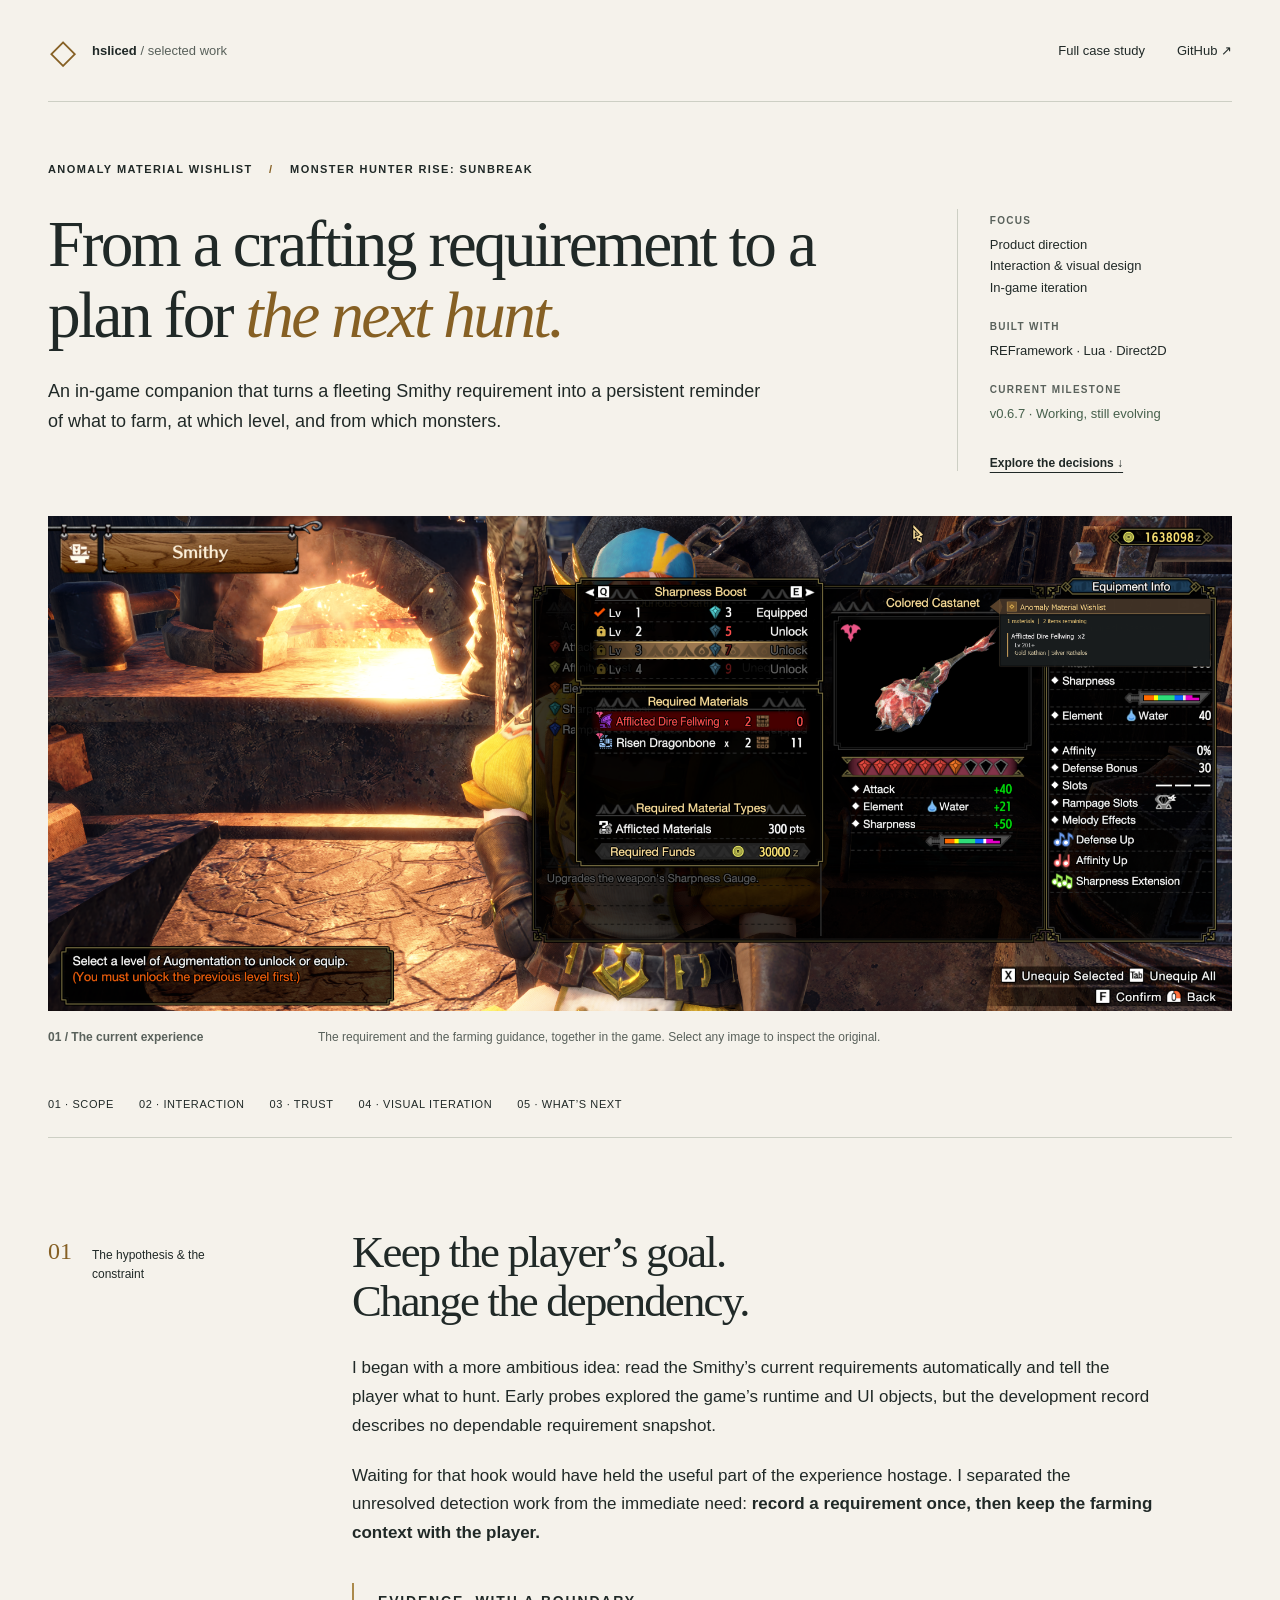
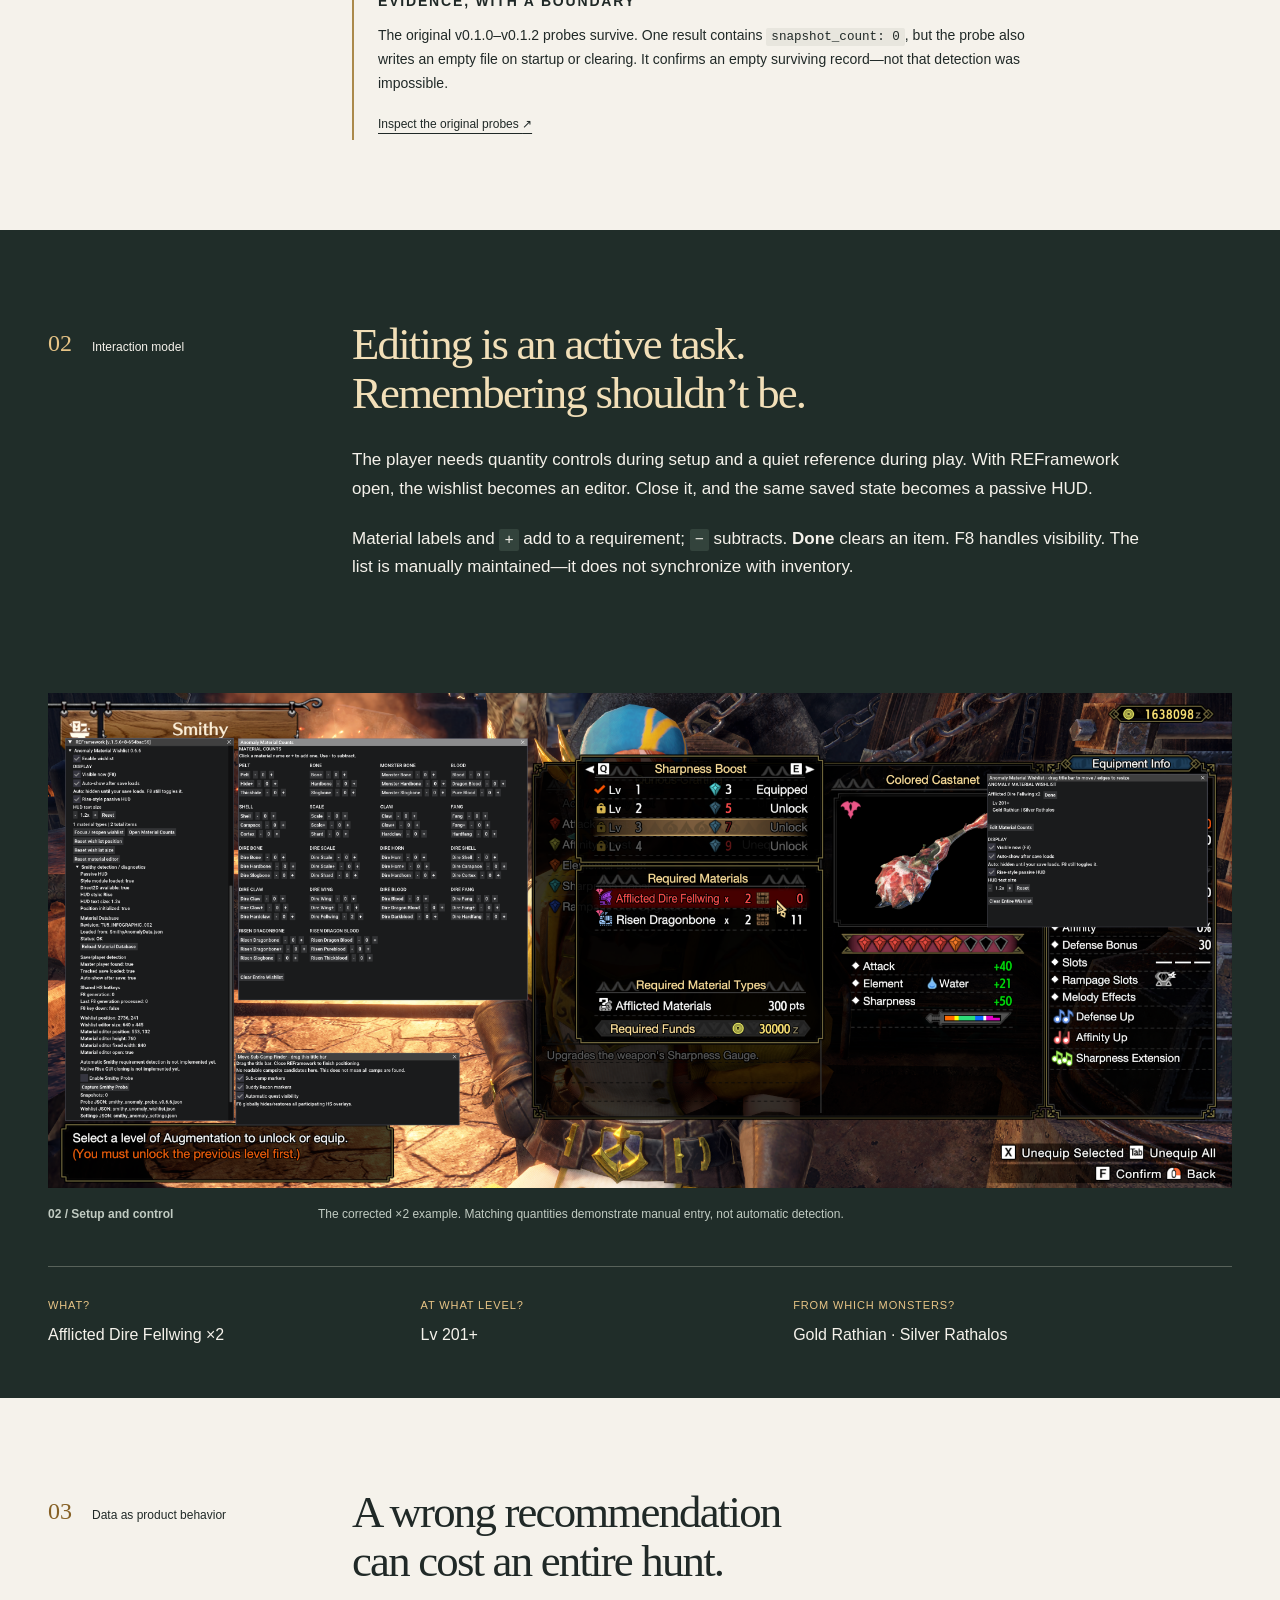
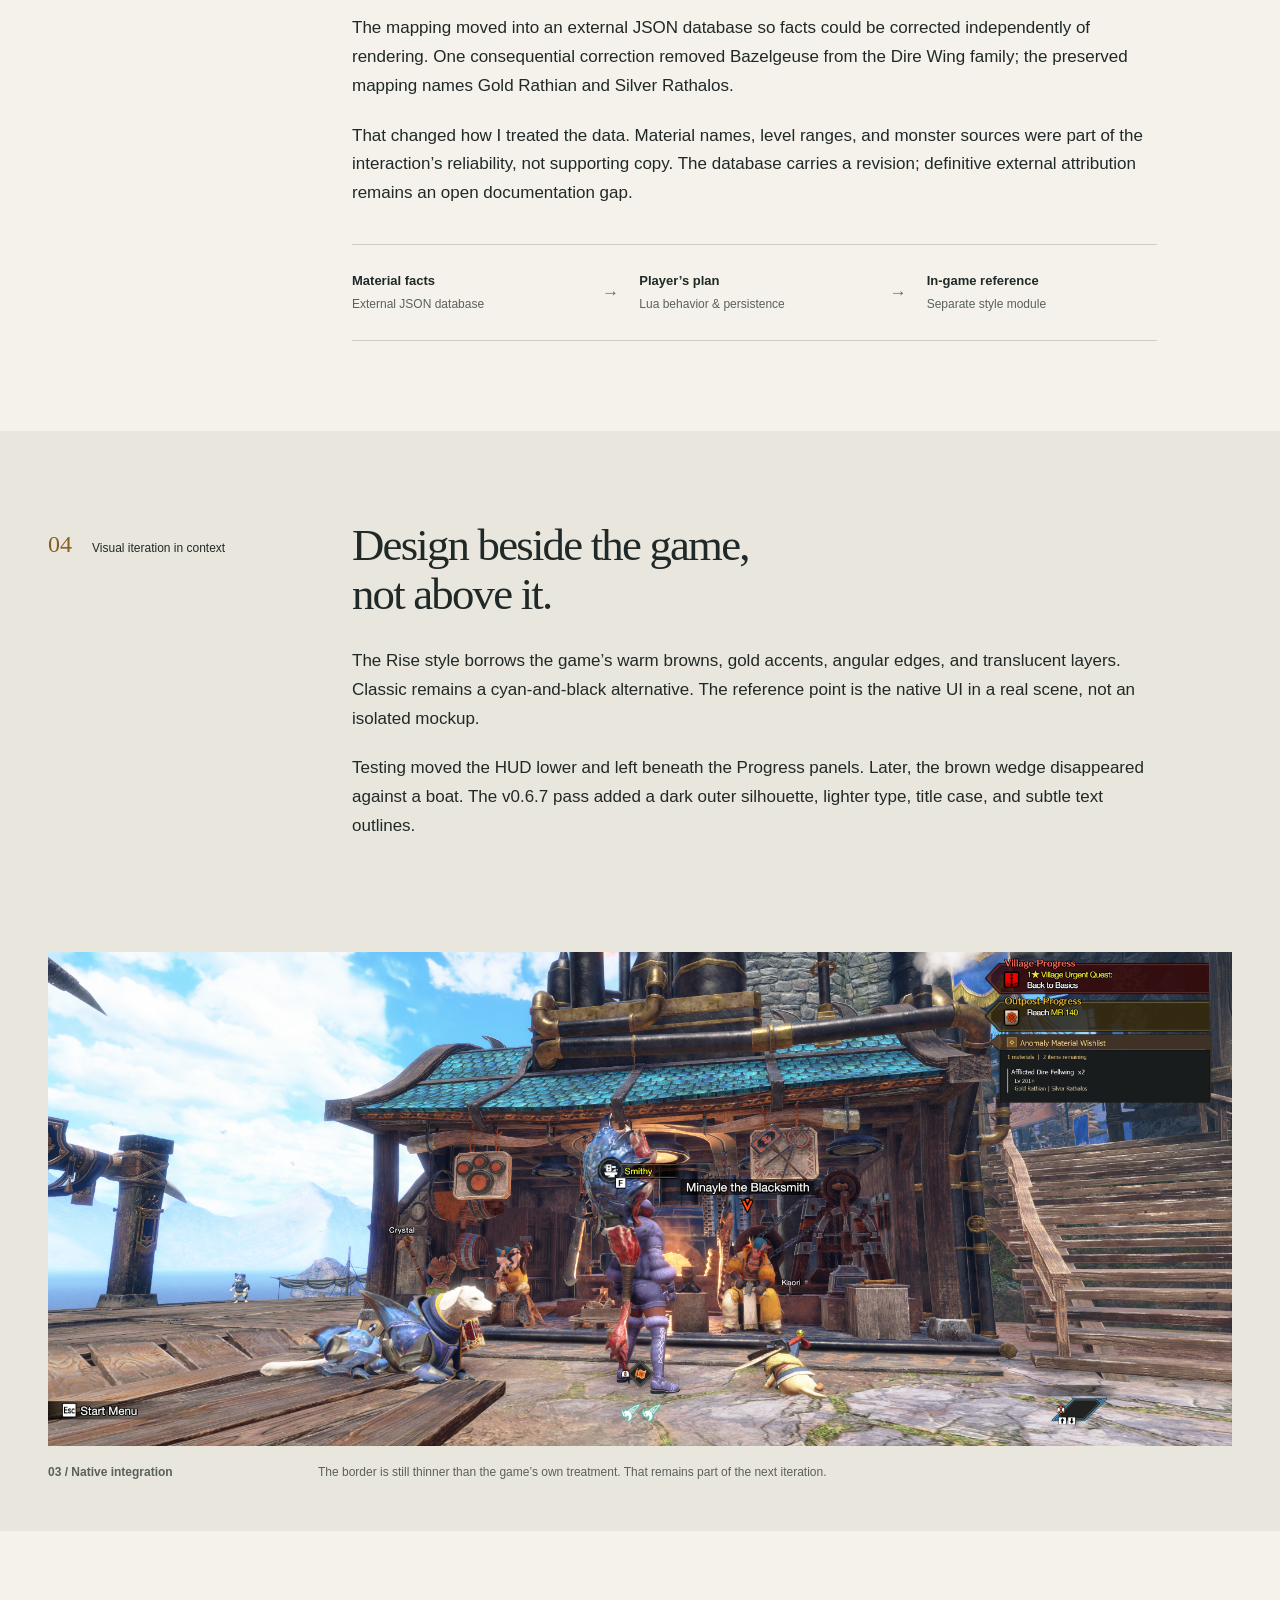
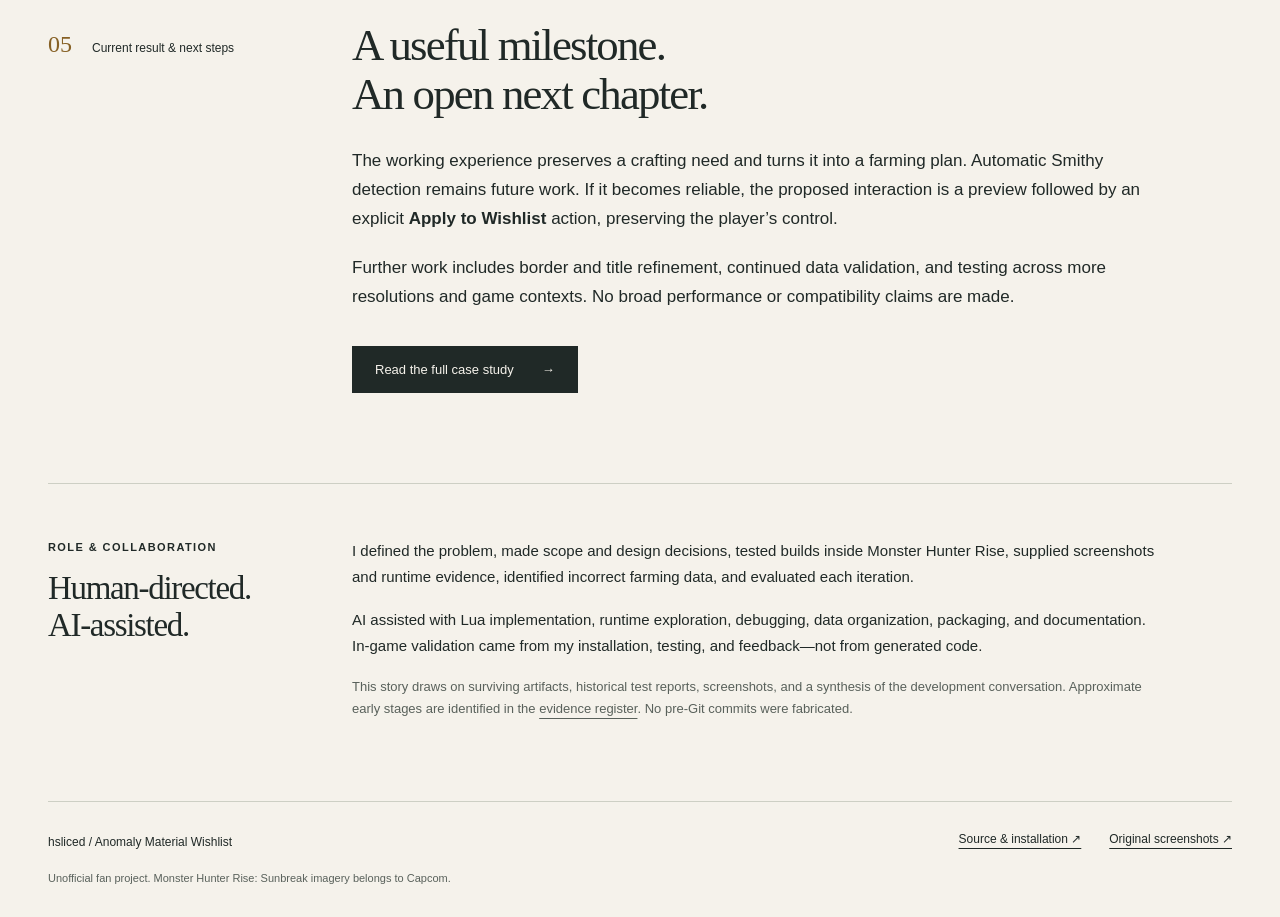
<file: docs/index.html>
<!doctype html>
<html lang="en">
<head>
  <meta charset="utf-8">
  <meta name="viewport" content="width=device-width, initial-scale=1">
  <title>Anomaly Material Wishlist — A design case study by hsliced</title>
  <meta name="description" content="From an automatic detection experiment to an in-game farming companion. A human-directed, AI-assisted design case study for Monster Hunter Rise: Sunbreak.">
  <meta property="og:title" content="Anomaly Material Wishlist — From requirement to farming plan">
  <meta property="og:description" content="A design case study about scope, interaction, trustworthy data, and iteration inside the game.">
  <meta property="og:type" content="website">
  <meta property="og:image" content="https://hsliced.github.io/Anomaly-Material-Wishlist/assets/02_smithy_passive_hud.png">
  <link rel="canonical" href="https://hsliced.github.io/Anomaly-Material-Wishlist/">
  <link rel="icon" href="assets/favicon.svg" type="image/svg+xml">
  <link rel="stylesheet" href="assets/styles.css">
</head>
<body>
<a class="skip" href="#main">Skip to case study</a>
<header class="site-header wrap">
  <a class="identity" href="./" aria-label="Anomaly Material Wishlist home"><span class="mark" aria-hidden="true">◇</span><span>hsliced <span class="muted">/ selected work</span></span></a>
  <nav aria-label="Main navigation"><a href="case-study.html">Full case study</a><a href="https://github.com/hsliced/Anomaly-Material-Wishlist">GitHub <span aria-hidden="true">↗</span></a></nav>
</header>
<main id="main">
  <section class="intro wrap" aria-labelledby="hero-title">
    <p class="eyebrow">Anomaly Material Wishlist <span class="dot">/</span> Monster Hunter Rise: Sunbreak</p>
    <div class="intro-grid">
      <div><h1 id="hero-title">From a crafting requirement to a plan for <em>the next hunt.</em></h1><p class="lede">An in-game companion that turns a fleeting Smithy requirement into a persistent reminder of what to farm, at which level, and from which monsters.</p></div>
      <aside class="project-notes" aria-label="Project context"><dl><dt>Focus</dt><dd>Product direction<br>Interaction &amp; visual design<br>In-game iteration</dd><dt>Built with</dt><dd>REFramework · Lua · Direct2D</dd><dt>Current milestone</dt><dd><span class="status">v0.6.7 · Working, still evolving</span></dd></dl><a class="text-link" href="#decisions">Explore the decisions <span aria-hidden="true">↓</span></a></aside>
    </div>
  </section>
  <figure class="hero-figure wrap">
    <a href="assets/02_smithy_passive_hud.png" aria-label="Open full-resolution Smithy passive HUD screenshot"><img width="2048" height="856" src="assets/02_smithy_passive_hud.png" alt="The Smithy requires Afflicted Dire Fellwing ×2. The passive wishlist repeats the manually entered quantity and adds Lv 201+, Gold Rathian, and Silver Rathalos." fetchpriority="high"></a>
    <figcaption><span>01 / The current experience</span><span>The requirement and the farming guidance, together in the game. Select any image to inspect the original.</span></figcaption>
  </figure>
  <div class="chapter-nav wrap" aria-label="Story chapters"><a href="#decisions">01 · Scope</a><a href="#workflow">02 · Interaction</a><a href="#data">03 · Trust</a><a href="#native">04 · Visual iteration</a><a href="#next">05 · What’s next</a></div>
  <section class="story wrap" id="decisions">
    <div class="section-label"><span>01</span><p>The hypothesis &amp; the constraint</p></div>
    <div class="story-body"><h2>Keep the player’s goal.<br>Change the dependency.</h2><p>I began with a more ambitious idea: read the Smithy’s current requirements automatically and tell the player what to hunt. Early probes explored the game’s runtime and UI objects, but the development record describes no dependable requirement snapshot.</p><p>Waiting for that hook would have held the useful part of the experience hostage. I separated the unresolved detection work from the immediate need: <strong>record a requirement once, then keep the farming context with the player.</strong></p><div class="evidence-note"><p class="eyebrow">Evidence, with a boundary</p><p>The original v0.1.0–v0.1.2 probes survive. One result contains <code>snapshot_count: 0</code>, but the probe also writes an empty file on startup or clearing. It confirms an empty surviving record—not that detection was impossible.</p><a href="https://github.com/hsliced/Anomaly-Material-Wishlist/tree/main/archive/probes">Inspect the original probes <span aria-hidden="true">↗</span></a></div></div>
  </section>
  <section class="workflow-band" id="workflow"><div class="wrap">
    <div class="story"><div class="section-label"><span>02</span><p>Interaction model</p></div><div class="story-body"><h2>Editing is an active task.<br>Remembering shouldn’t be.</h2><p>The player needs quantity controls during setup and a quiet reference during play. With REFramework open, the wishlist becomes an editor. Close it, and the same saved state becomes a passive HUD.</p><p>Material labels and <code>+</code> add to a requirement; <code>−</code> subtracts. <strong>Done</strong> clears an item. F8 handles visibility. The list is manually maintained—it does not synchronize with inventory.</p></div></div>
    <figure><a href="assets/01_smithy_editor_corrected_x2.png" aria-label="Open full-resolution corrected editor screenshot"><img width="2048" height="856" src="assets/01_smithy_editor_corrected_x2.png" alt="Corrected editor view: the game asks for two Dire Fellwings, Material Counts records two, and the wishlist shows two." loading="lazy"></a><figcaption><span>02 / Setup and control</span><span>The corrected ×2 example. Matching quantities demonstrate manual entry, not automatic detection.</span></figcaption></figure>
    <div class="reading-triptych"><div><span>What?</span><p>Afflicted Dire Fellwing ×2</p></div><div><span>At what level?</span><p>Lv 201+</p></div><div><span>From which monsters?</span><p>Gold Rathian · Silver Rathalos</p></div></div>
  </div></section>
  <section class="story wrap" id="data"><div class="section-label"><span>03</span><p>Data as product behavior</p></div><div class="story-body"><h2>A wrong recommendation<br>can cost an entire hunt.</h2><p>The mapping moved into an external JSON database so facts could be corrected independently of rendering. One consequential correction removed Bazelgeuse from the Dire Wing family; the preserved mapping names Gold Rathian and Silver Rathalos.</p><p>That changed how I treated the data. Material names, level ranges, and monster sources were part of the interaction’s reliability, not supporting copy. The database carries a revision; definitive external attribution remains an open documentation gap.</p><div class="architecture" aria-label="Implementation responsibilities"><div><strong>Material facts</strong><span>External JSON database</span></div><span class="arrow" aria-hidden="true">→</span><div><strong>Player’s plan</strong><span>Lua behavior &amp; persistence</span></div><span class="arrow" aria-hidden="true">→</span><div><strong>In-game reference</strong><span>Separate style module</span></div></div></div></section>
  <section class="native-section" id="native"><div class="wrap"><div class="story"><div class="section-label"><span>04</span><p>Visual iteration in context</p></div><div class="story-body"><h2>Design beside the game,<br>not above it.</h2><p>The Rise style borrows the game’s warm browns, gold accents, angular edges, and translucent layers. Classic remains a cyan-and-black alternative. The reference point is the native UI in a real scene, not an isolated mockup.</p><p>Testing moved the HUD lower and left beneath the Progress panels. Later, the brown wedge disappeared against a boat. The v0.6.7 pass added a dark outer silhouette, lighter type, title case, and subtle text outlines.</p></div></div><figure><a href="assets/03_village_passive_hud_v067.png" aria-label="Open full-resolution village HUD screenshot"><img width="2048" height="856" src="assets/03_village_passive_hud_v067.png" alt="The v0.6.7 wishlist sits beneath Village Progress and Outpost Progress in the village, using a gold title and dark translucent perimeter." loading="lazy"></a><figcaption><span>03 / Native integration</span><span>The border is still thinner than the game’s own treatment. That remains part of the next iteration.</span></figcaption></figure></div></section>
  <section class="story wrap" id="next"><div class="section-label"><span>05</span><p>Current result &amp; next steps</p></div><div class="story-body"><h2>A useful milestone.<br>An open next chapter.</h2><p>The working experience preserves a crafting need and turns it into a farming plan. Automatic Smithy detection remains future work. If it becomes reliable, the proposed interaction is a preview followed by an explicit <strong>Apply to Wishlist</strong> action, preserving the player’s control.</p><p>Further work includes border and title refinement, continued data validation, and testing across more resolutions and game contexts. No broad performance or compatibility claims are made.</p><a class="button" href="case-study.html">Read the full case study <span aria-hidden="true">→</span></a></div></section>
  <section class="role wrap"><div><p class="eyebrow">Role &amp; collaboration</p><h2>Human-directed.<br>AI-assisted.</h2></div><div><p>I defined the problem, made scope and design decisions, tested builds inside Monster Hunter Rise, supplied screenshots and runtime evidence, identified incorrect farming data, and evaluated each iteration.</p><p>AI assisted with Lua implementation, runtime exploration, debugging, data organization, packaging, and documentation. In-game validation came from my installation, testing, and feedback—not from generated code.</p><p class="fine">This story draws on surviving artifacts, historical test reports, screenshots, and a synthesis of the development conversation. Approximate early stages are identified in the <a href="https://github.com/hsliced/Anomaly-Material-Wishlist/blob/main/docs/EVIDENCE_AND_TESTING.md">evidence register</a>. No pre-Git commits were fabricated.</p></div></section>
</main>
<footer class="site-footer wrap"><p>hsliced <span aria-hidden="true">/</span> Anomaly Material Wishlist</p><div><a href="https://github.com/hsliced/Anomaly-Material-Wishlist">Source &amp; installation ↗</a><a href="https://github.com/hsliced/Anomaly-Material-Wishlist/blob/main/portfolio/screenshot-index.md">Original screenshots ↗</a></div><p class="fine">Unofficial fan project. Monster Hunter Rise: Sunbreak imagery belongs to Capcom.</p></footer>
</body>
</html>
</file>
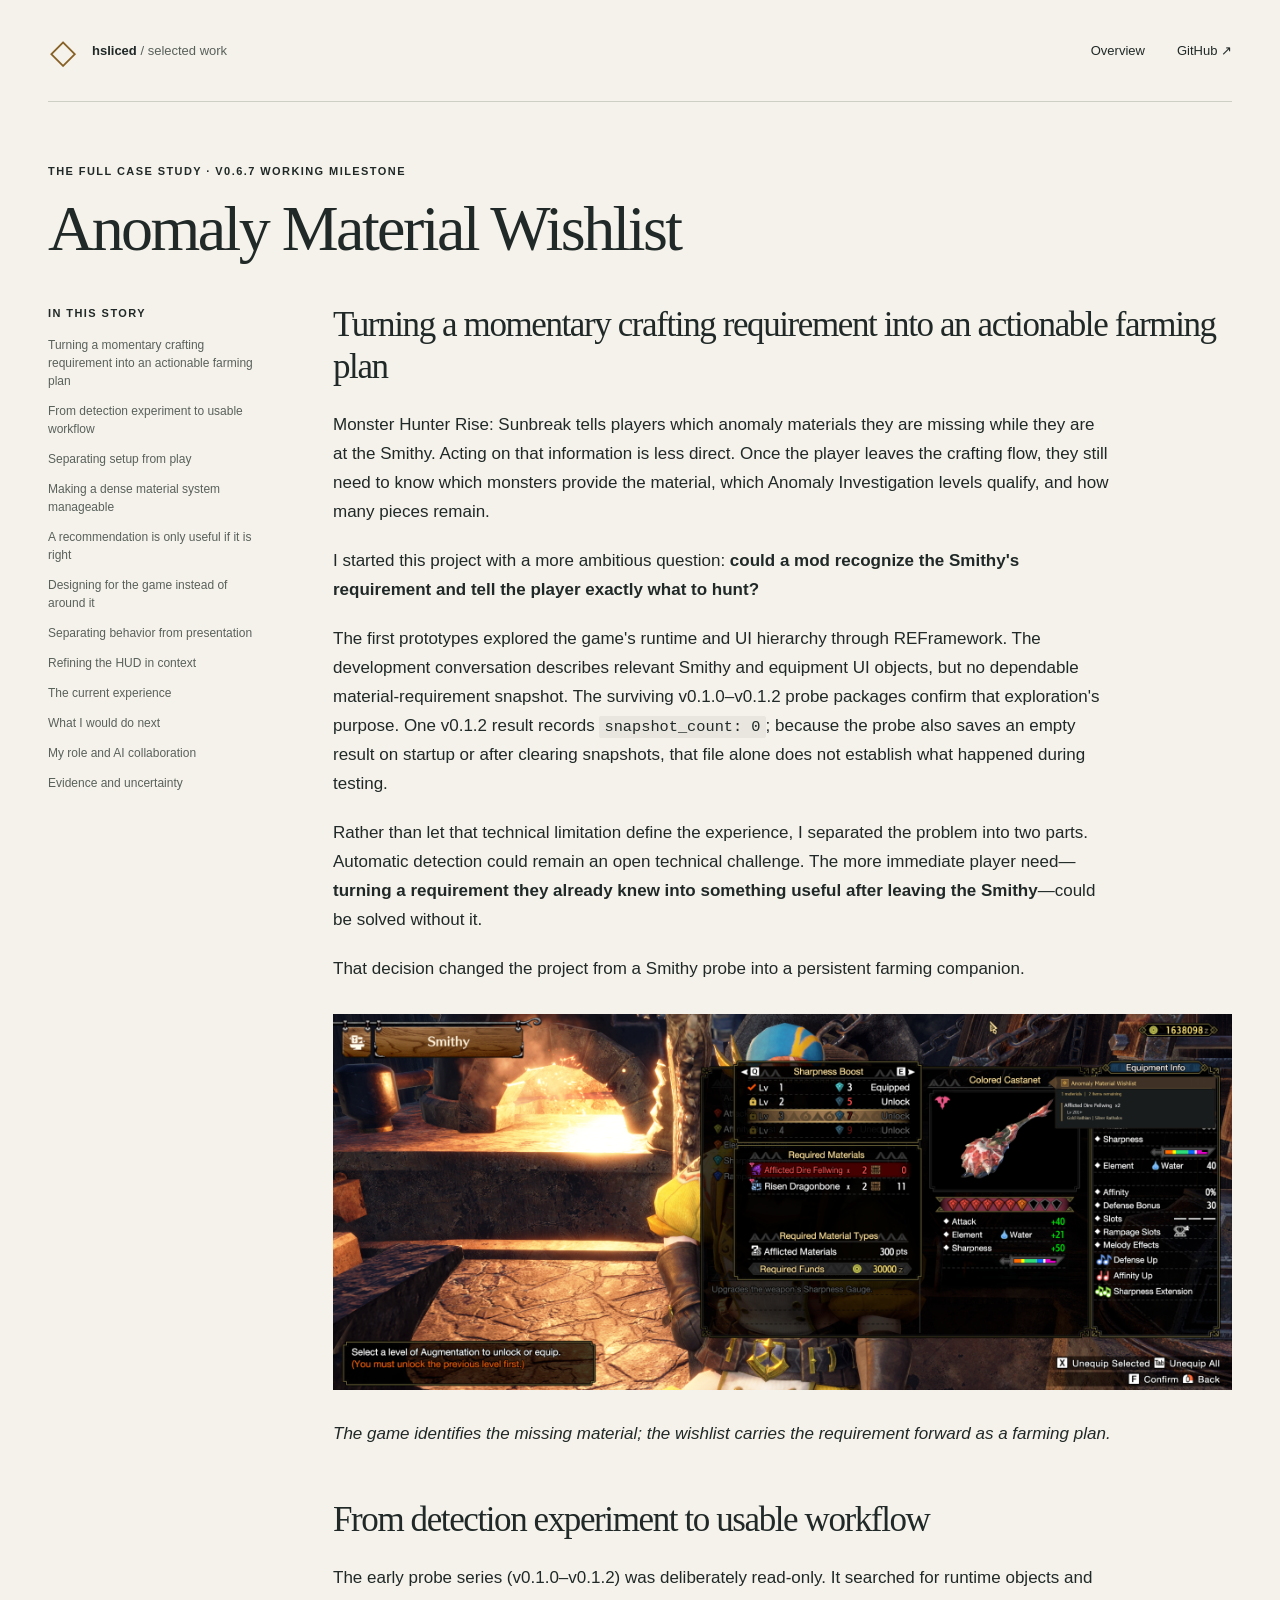
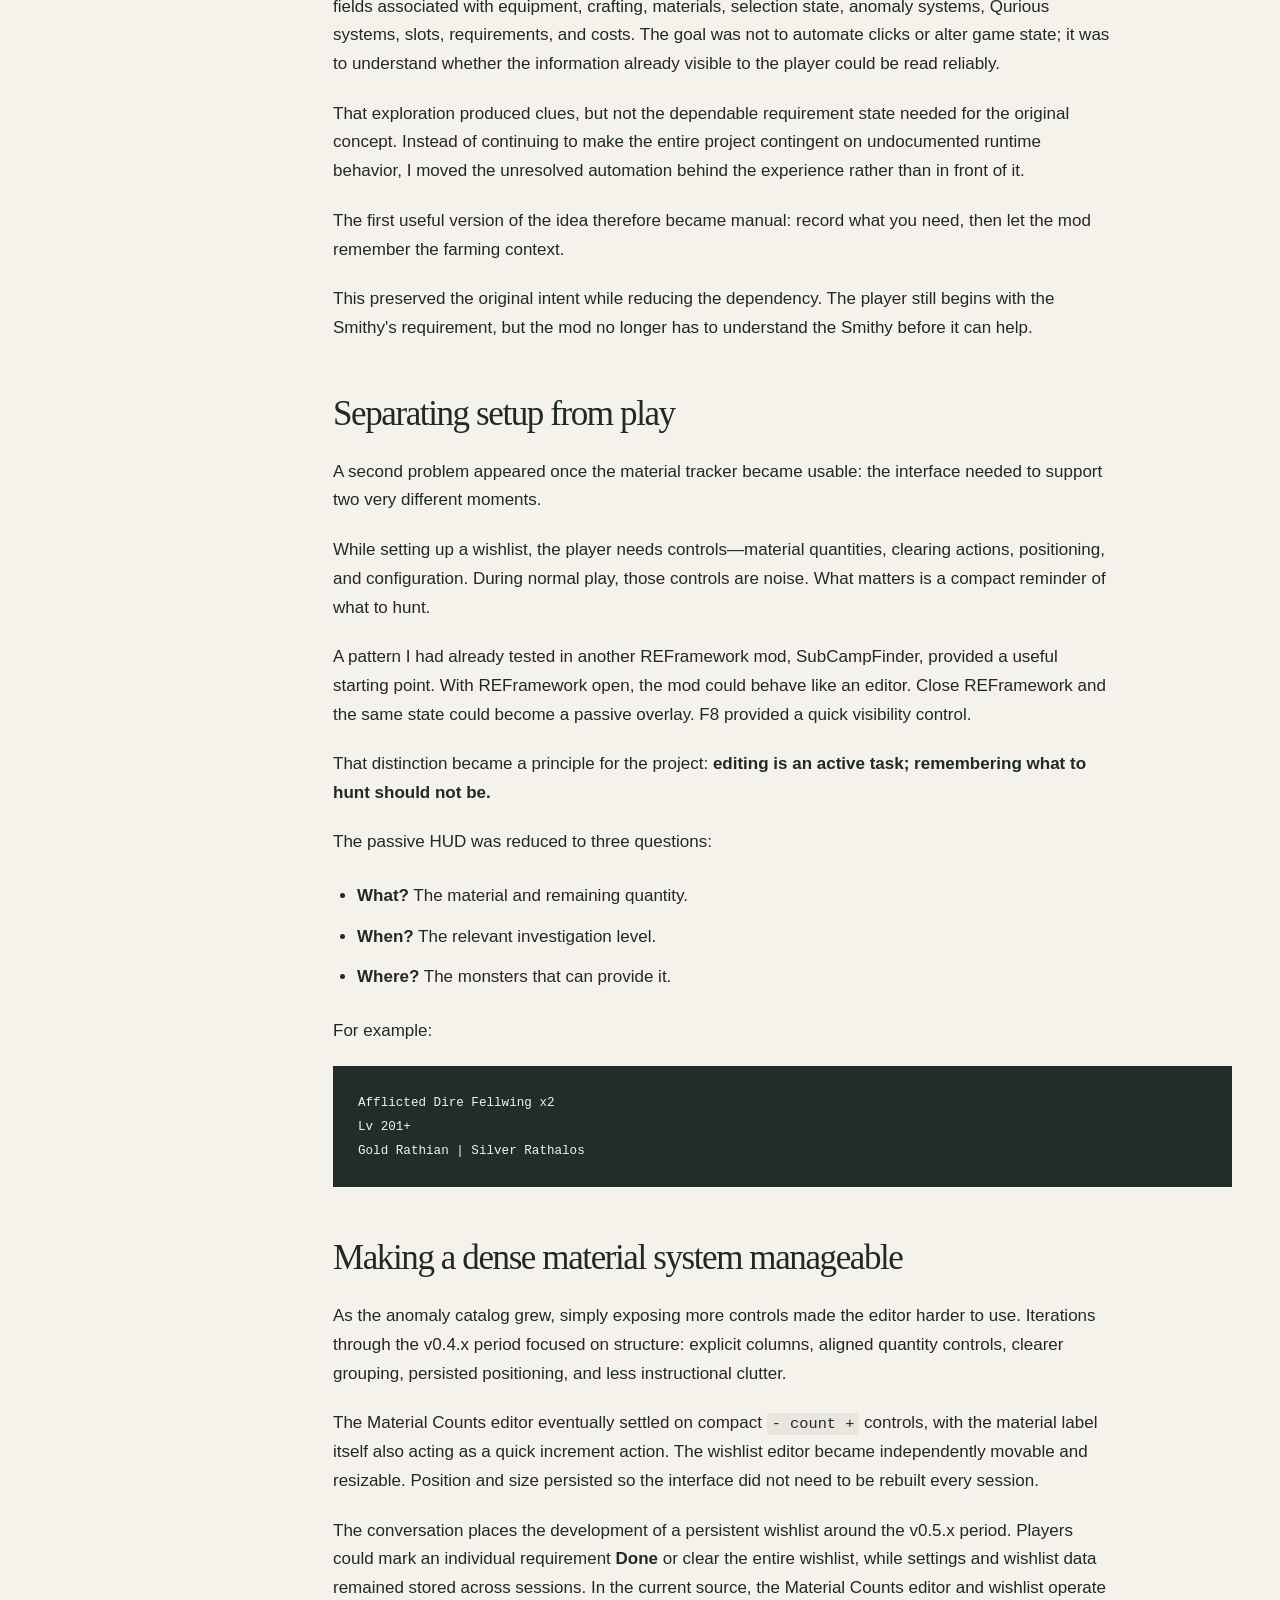
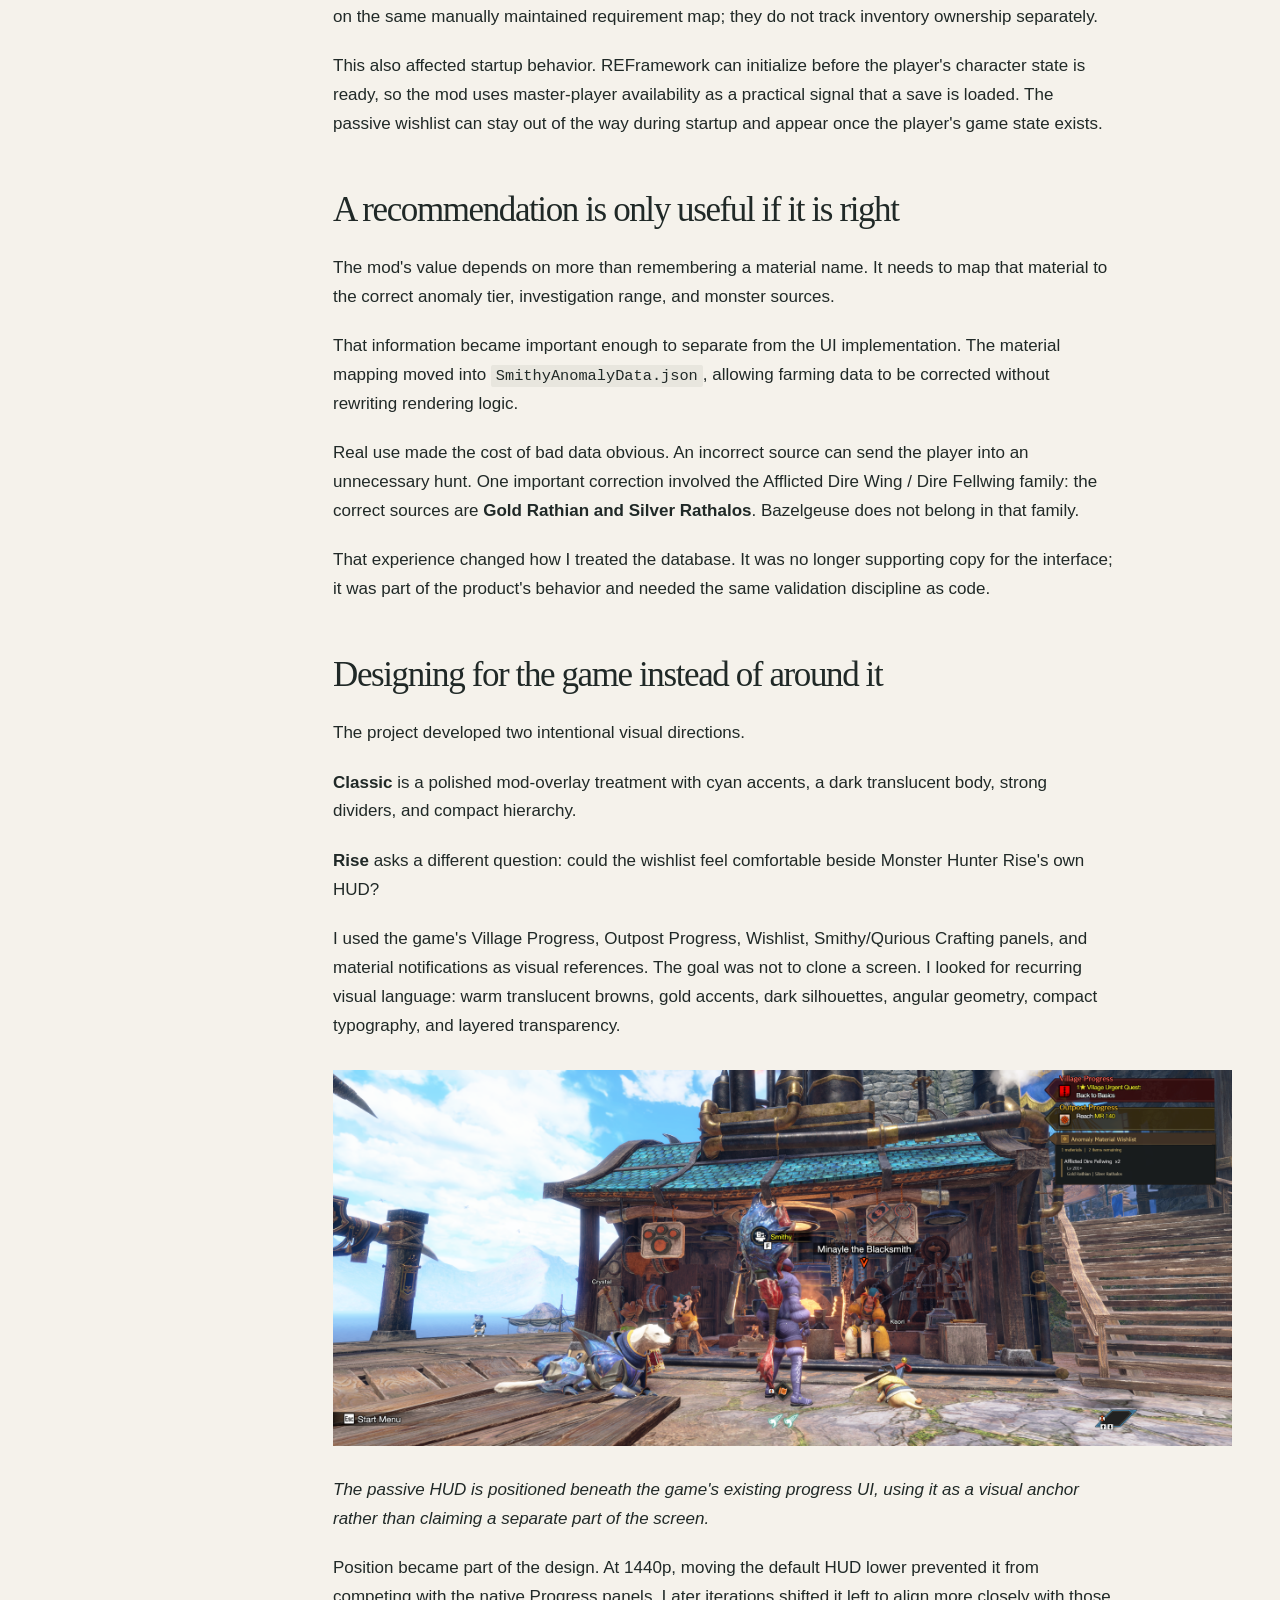
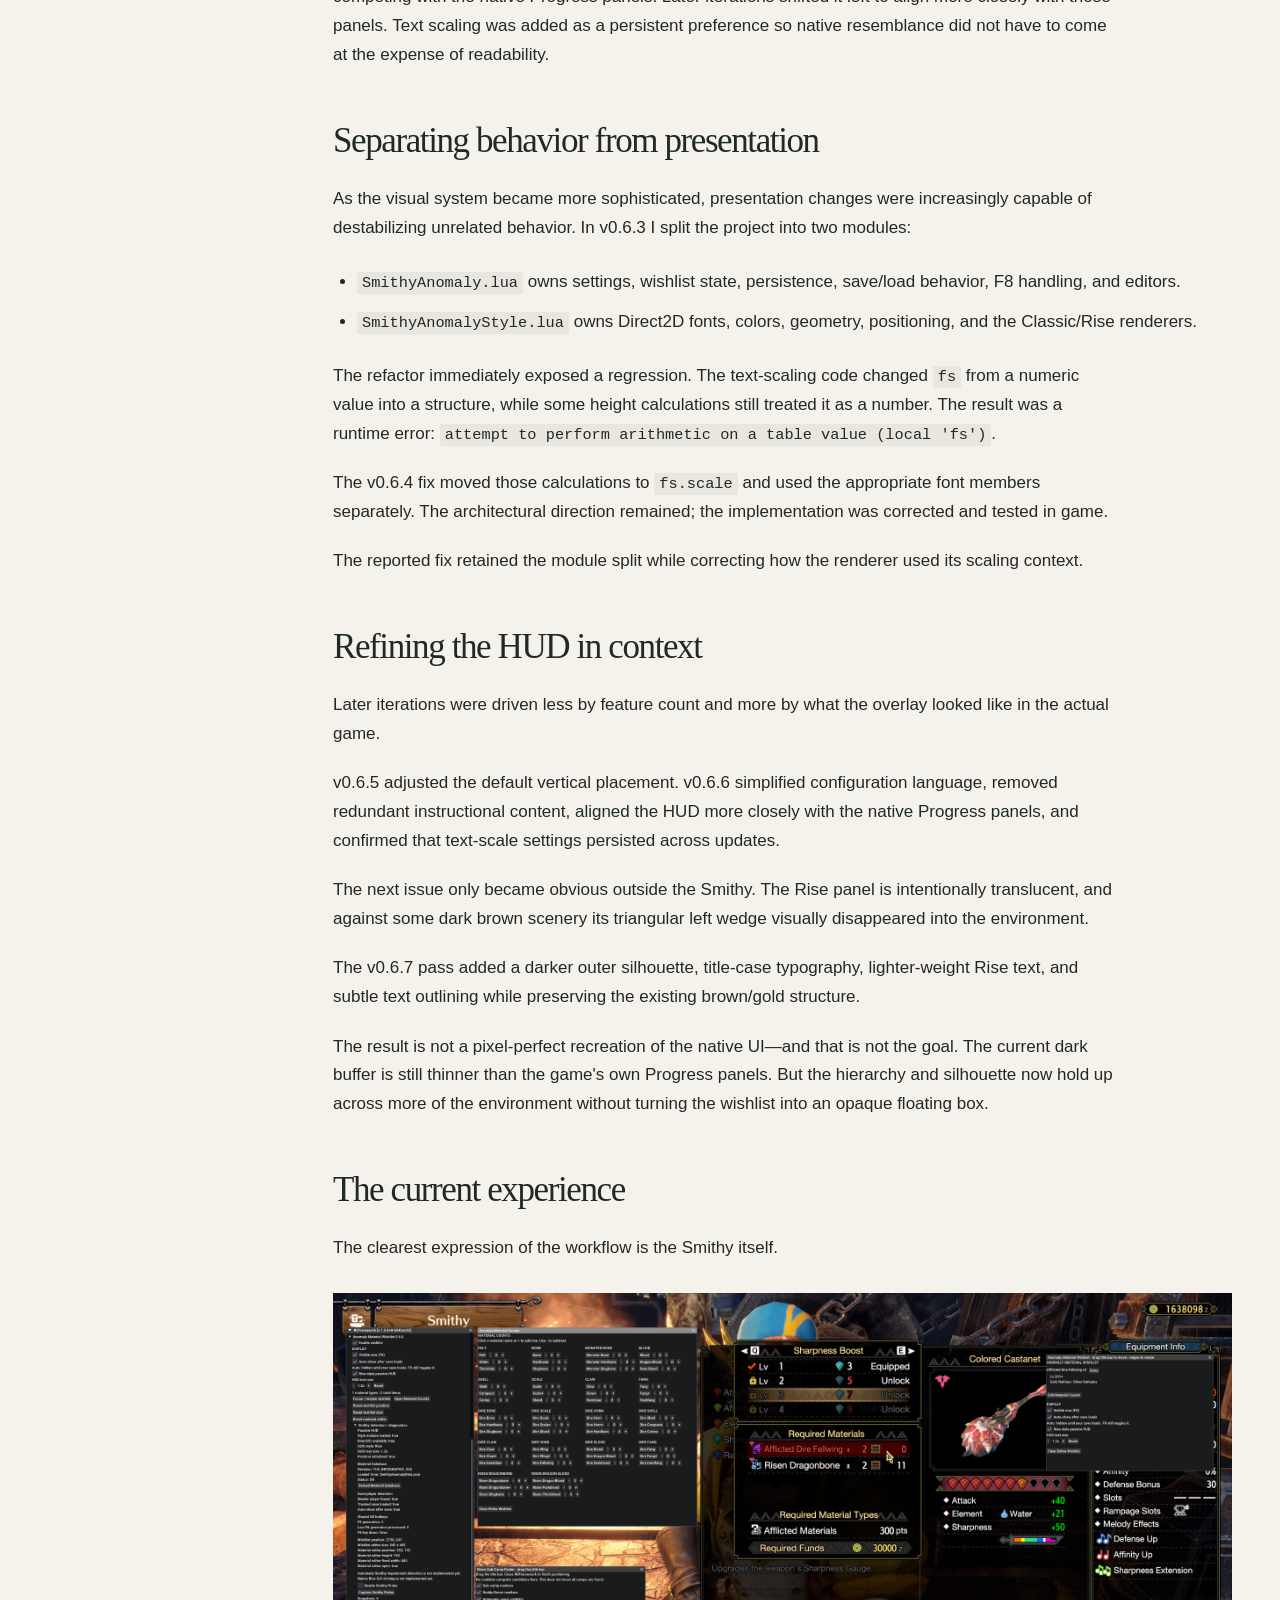
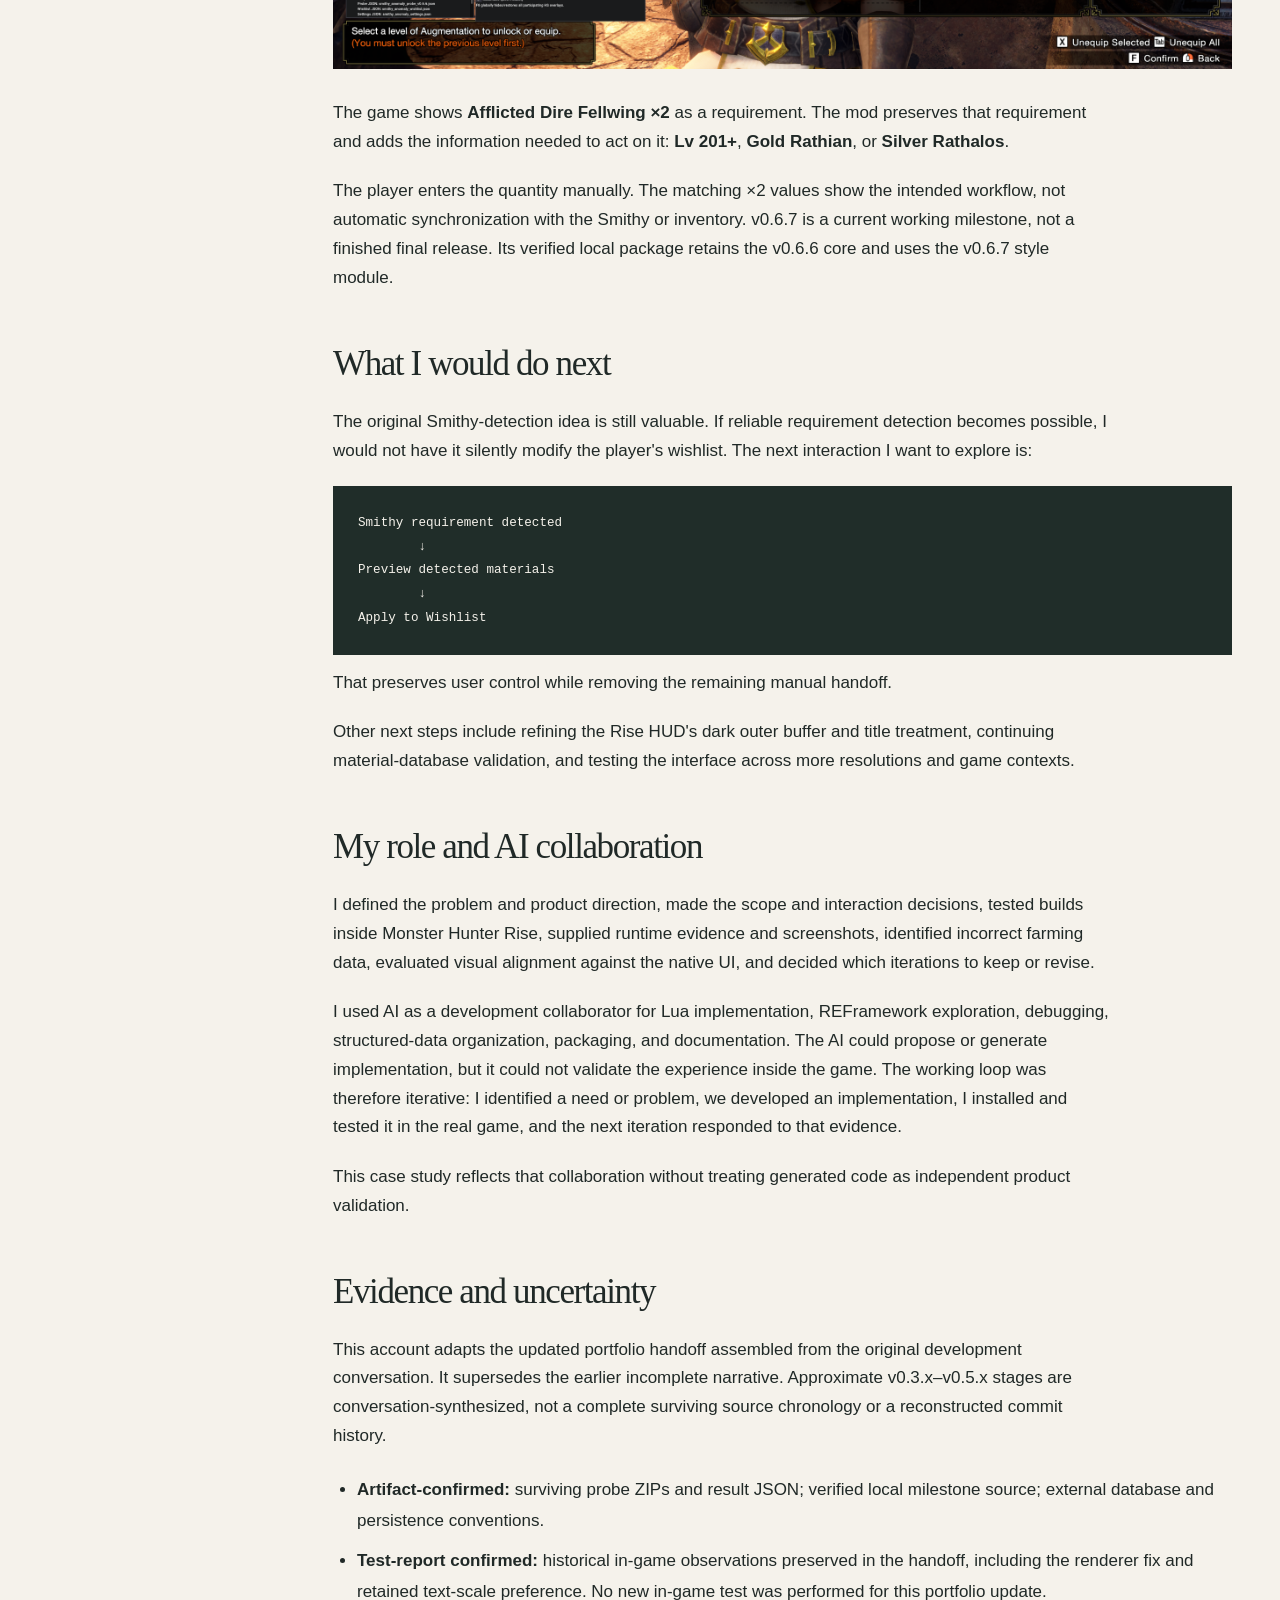
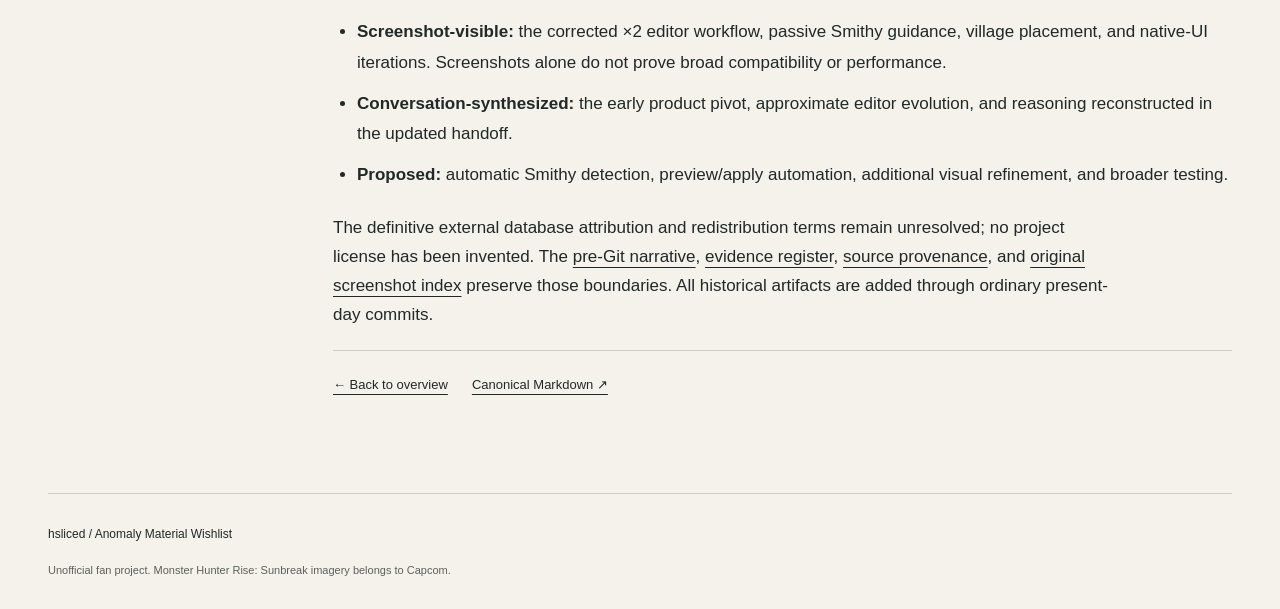
<file: docs/case-study.html>
<!doctype html>
<html lang="en"><head><meta charset="utf-8"><meta name="viewport" content="width=device-width, initial-scale=1"><title>The full case study — Anomaly Material Wishlist</title><meta name="description" content="The decisions, constraints, evidence, and iterations behind Anomaly Material Wishlist, a human-directed and AI-assisted Sunbreak mod."><link rel="canonical" href="https://hsliced.github.io/Anomaly-Material-Wishlist/case-study.html"><link rel="icon" href="assets/favicon.svg" type="image/svg+xml"><link rel="stylesheet" href="assets/styles.css"></head><body>
<a class="skip" href="#main">Skip to case study</a>
<header class="site-header wrap"><a class="identity" href="./"><span class="mark" aria-hidden="true">◇</span><span>hsliced <span class="muted">/ selected work</span></span></a><nav aria-label="Main navigation"><a href="./">Overview</a><a href="https://github.com/hsliced/Anomaly-Material-Wishlist">GitHub ↗</a></nav></header>
<div class="article-header wrap"><p class="eyebrow">The full case study · v0.6.7 working milestone</p><h1>Anomaly Material Wishlist</h1></div>
<div class="article-layout wrap"><nav class="toc" aria-label="Case study sections"><p class="eyebrow">In this story</p><a href="#turning-a-momentary-crafting-requirement-into-an-actionable-farming-plan">Turning a momentary crafting requirement into an actionable farming plan</a><a href="#from-detection-experiment-to-usable-workflow">From detection experiment to usable workflow</a><a href="#separating-setup-from-play">Separating setup from play</a><a href="#making-a-dense-material-system-manageable">Making a dense material system manageable</a><a href="#a-recommendation-is-only-useful-if-it-is-right">A recommendation is only useful if it is right</a><a href="#designing-for-the-game-instead-of-around-it">Designing for the game instead of around it</a><a href="#separating-behavior-from-presentation">Separating behavior from presentation</a><a href="#refining-the-hud-in-context">Refining the HUD in context</a><a href="#the-current-experience">The current experience</a><a href="#what-i-would-do-next">What I would do next</a><a href="#my-role-and-ai-collaboration">My role and AI collaboration</a><a href="#evidence-and-uncertainty">Evidence and uncertainty</a></nav><main id="main" class="prose"><h2 id="turning-a-momentary-crafting-requirement-into-an-actionable-farming-plan">Turning a momentary crafting requirement into an actionable farming plan</h2>
<p>Monster Hunter Rise: Sunbreak tells players which anomaly materials they are missing while they are at the Smithy. Acting on that information is less direct. Once the player leaves the crafting flow, they still need to know which monsters provide the material, which Anomaly Investigation levels qualify, and how many pieces remain.</p>
<p>I started this project with a more ambitious question: <strong>could a mod recognize the Smithy's requirement and tell the player exactly what to hunt?</strong></p>
<p>The first prototypes explored the game's runtime and UI hierarchy through REFramework. The development conversation describes relevant Smithy and equipment UI objects, but no dependable material-requirement snapshot. The surviving v0.1.0–v0.1.2 probe packages confirm that exploration's purpose. One v0.1.2 result records <code>snapshot_count: 0</code>; because the probe also saves an empty result on startup or after clearing snapshots, that file alone does not establish what happened during testing.</p>
<p>Rather than let that technical limitation define the experience, I separated the problem into two parts. Automatic detection could remain an open technical challenge. The more immediate player need—<strong>turning a requirement they already knew into something useful after leaving the Smithy</strong>—could be solved without it.</p>
<p>That decision changed the project from a Smithy probe into a persistent farming companion.</p>
<figure><a href="assets/02_smithy_passive_hud.png" aria-label="Open full-resolution screenshot"><img src="assets/02_smithy_passive_hud.png" alt="The game's Smithy requirement alongside the passive wishlist" width="2048" height="856" loading="lazy"></a></figure>
<p><em>The game identifies the missing material; the wishlist carries the requirement forward as a farming plan.</em></p>
<h2 id="from-detection-experiment-to-usable-workflow">From detection experiment to usable workflow</h2>
<p>The early probe series (v0.1.0–v0.1.2) was deliberately read-only. It searched for runtime objects and fields associated with equipment, crafting, materials, selection state, anomaly systems, Qurious systems, slots, requirements, and costs. The goal was not to automate clicks or alter game state; it was to understand whether the information already visible to the player could be read reliably.</p>
<p>That exploration produced clues, but not the dependable requirement state needed for the original concept. Instead of continuing to make the entire project contingent on undocumented runtime behavior, I moved the unresolved automation behind the experience rather than in front of it.</p>
<p>The first useful version of the idea therefore became manual: record what you need, then let the mod remember the farming context.</p>
<p>This preserved the original intent while reducing the dependency. The player still begins with the Smithy's requirement, but the mod no longer has to understand the Smithy before it can help.</p>
<h2 id="separating-setup-from-play">Separating setup from play</h2>
<p>A second problem appeared once the material tracker became usable: the interface needed to support two very different moments.</p>
<p>While setting up a wishlist, the player needs controls—material quantities, clearing actions, positioning, and configuration. During normal play, those controls are noise. What matters is a compact reminder of what to hunt.</p>
<p>A pattern I had already tested in another REFramework mod, SubCampFinder, provided a useful starting point. With REFramework open, the mod could behave like an editor. Close REFramework and the same state could become a passive overlay. F8 provided a quick visibility control.</p>
<p>That distinction became a principle for the project: <strong>editing is an active task; remembering what to hunt should not be.</strong></p>
<p>The passive HUD was reduced to three questions:</p>
<ul><li><strong>What?</strong> The material and remaining quantity.</li><li><strong>When?</strong> The relevant investigation level.</li><li><strong>Where?</strong> The monsters that can provide it.</li></ul>
<p>For example:</p>
<pre><code>Afflicted Dire Fellwing x2
Lv 201+
Gold Rathian | Silver Rathalos</code></pre>
<h2 id="making-a-dense-material-system-manageable">Making a dense material system manageable</h2>
<p>As the anomaly catalog grew, simply exposing more controls made the editor harder to use. Iterations through the v0.4.x period focused on structure: explicit columns, aligned quantity controls, clearer grouping, persisted positioning, and less instructional clutter.</p>
<p>The Material Counts editor eventually settled on compact <code>- count +</code> controls, with the material label itself also acting as a quick increment action. The wishlist editor became independently movable and resizable. Position and size persisted so the interface did not need to be rebuilt every session.</p>
<p>The conversation places the development of a persistent wishlist around the v0.5.x period. Players could mark an individual requirement <strong>Done</strong> or clear the entire wishlist, while settings and wishlist data remained stored across sessions. In the current source, the Material Counts editor and wishlist operate on the same manually maintained requirement map; they do not track inventory ownership separately.</p>
<p>This also affected startup behavior. REFramework can initialize before the player's character state is ready, so the mod uses master-player availability as a practical signal that a save is loaded. The passive wishlist can stay out of the way during startup and appear once the player's game state exists.</p>
<h2 id="a-recommendation-is-only-useful-if-it-is-right">A recommendation is only useful if it is right</h2>
<p>The mod's value depends on more than remembering a material name. It needs to map that material to the correct anomaly tier, investigation range, and monster sources.</p>
<p>That information became important enough to separate from the UI implementation. The material mapping moved into <code>SmithyAnomalyData.json</code>, allowing farming data to be corrected without rewriting rendering logic.</p>
<p>Real use made the cost of bad data obvious. An incorrect source can send the player into an unnecessary hunt. One important correction involved the Afflicted Dire Wing / Dire Fellwing family: the correct sources are <strong>Gold Rathian and Silver Rathalos</strong>. Bazelgeuse does not belong in that family.</p>
<p>That experience changed how I treated the database. It was no longer supporting copy for the interface; it was part of the product's behavior and needed the same validation discipline as code.</p>
<h2 id="designing-for-the-game-instead-of-around-it">Designing for the game instead of around it</h2>
<p>The project developed two intentional visual directions.</p>
<p><strong>Classic</strong> is a polished mod-overlay treatment with cyan accents, a dark translucent body, strong dividers, and compact hierarchy.</p>
<p><strong>Rise</strong> asks a different question: could the wishlist feel comfortable beside Monster Hunter Rise's own HUD?</p>
<p>I used the game's Village Progress, Outpost Progress, Wishlist, Smithy/Qurious Crafting panels, and material notifications as visual references. The goal was not to clone a screen. I looked for recurring visual language: warm translucent browns, gold accents, dark silhouettes, angular geometry, compact typography, and layered transparency.</p>
<figure><a href="assets/03_village_passive_hud_v067.png" aria-label="Open full-resolution screenshot"><img src="assets/03_village_passive_hud_v067.png" alt="Passive wishlist aligned below native progress panels" width="2048" height="856" loading="lazy"></a></figure>
<p><em>The passive HUD is positioned beneath the game's existing progress UI, using it as a visual anchor rather than claiming a separate part of the screen.</em></p>
<p>Position became part of the design. At 1440p, moving the default HUD lower prevented it from competing with the native Progress panels. Later iterations shifted it left to align more closely with those panels. Text scaling was added as a persistent preference so native resemblance did not have to come at the expense of readability.</p>
<h2 id="separating-behavior-from-presentation">Separating behavior from presentation</h2>
<p>As the visual system became more sophisticated, presentation changes were increasingly capable of destabilizing unrelated behavior. In v0.6.3 I split the project into two modules:</p>
<ul><li><code>SmithyAnomaly.lua</code> owns settings, wishlist state, persistence, save/load behavior, F8 handling, and editors.</li><li><code>SmithyAnomalyStyle.lua</code> owns Direct2D fonts, colors, geometry, positioning, and the Classic/Rise renderers.</li></ul>
<p>The refactor immediately exposed a regression. The text-scaling code changed <code>fs</code> from a numeric value into a structure, while some height calculations still treated it as a number. The result was a runtime error: <code>attempt to perform arithmetic on a table value (local 'fs')</code>.</p>
<p>The v0.6.4 fix moved those calculations to <code>fs.scale</code> and used the appropriate font members separately. The architectural direction remained; the implementation was corrected and tested in game.</p>
<p>The reported fix retained the module split while correcting how the renderer used its scaling context.</p>
<h2 id="refining-the-hud-in-context">Refining the HUD in context</h2>
<p>Later iterations were driven less by feature count and more by what the overlay looked like in the actual game.</p>
<p>v0.6.5 adjusted the default vertical placement. v0.6.6 simplified configuration language, removed redundant instructional content, aligned the HUD more closely with the native Progress panels, and confirmed that text-scale settings persisted across updates.</p>
<p>The next issue only became obvious outside the Smithy. The Rise panel is intentionally translucent, and against some dark brown scenery its triangular left wedge visually disappeared into the environment.</p>
<p>The v0.6.7 pass added a darker outer silhouette, title-case typography, lighter-weight Rise text, and subtle text outlining while preserving the existing brown/gold structure.</p>
<p>The result is not a pixel-perfect recreation of the native UI—and that is not the goal. The current dark buffer is still thinner than the game's own Progress panels. But the hierarchy and silhouette now hold up across more of the environment without turning the wishlist into an opaque floating box.</p>
<h2 id="the-current-experience">The current experience</h2>
<p>The clearest expression of the workflow is the Smithy itself.</p>
<figure><a href="assets/01_smithy_editor_corrected_x2.png" aria-label="Open full-resolution screenshot"><img src="assets/01_smithy_editor_corrected_x2.png" alt="Editor and game requirement showing the same x2 need" width="2048" height="856" loading="lazy"></a></figure>
<p>The game shows <strong>Afflicted Dire Fellwing ×2</strong> as a requirement. The mod preserves that requirement and adds the information needed to act on it: <strong>Lv 201+</strong>, <strong>Gold Rathian</strong>, or <strong>Silver Rathalos</strong>.</p>
<p>The player enters the quantity manually. The matching ×2 values show the intended workflow, not automatic synchronization with the Smithy or inventory. v0.6.7 is a current working milestone, not a finished final release. Its verified local package retains the v0.6.6 core and uses the v0.6.7 style module.</p>
<h2 id="what-i-would-do-next">What I would do next</h2>
<p>The original Smithy-detection idea is still valuable. If reliable requirement detection becomes possible, I would not have it silently modify the player's wishlist. The next interaction I want to explore is:</p>
<pre><code>Smithy requirement detected
        ↓
Preview detected materials
        ↓
Apply to Wishlist</code></pre>
<p>That preserves user control while removing the remaining manual handoff.</p>
<p>Other next steps include refining the Rise HUD's dark outer buffer and title treatment, continuing material-database validation, and testing the interface across more resolutions and game contexts.</p>
<h2 id="my-role-and-ai-collaboration">My role and AI collaboration</h2>
<p>I defined the problem and product direction, made the scope and interaction decisions, tested builds inside Monster Hunter Rise, supplied runtime evidence and screenshots, identified incorrect farming data, evaluated visual alignment against the native UI, and decided which iterations to keep or revise.</p>
<p>I used AI as a development collaborator for Lua implementation, REFramework exploration, debugging, structured-data organization, packaging, and documentation. The AI could propose or generate implementation, but it could not validate the experience inside the game. The working loop was therefore iterative: I identified a need or problem, we developed an implementation, I installed and tested it in the real game, and the next iteration responded to that evidence.</p>
<p>This case study reflects that collaboration without treating generated code as independent product validation.</p>
<h2 id="evidence-and-uncertainty">Evidence and uncertainty</h2>
<p>This account adapts the updated portfolio handoff assembled from the original development conversation. It supersedes the earlier incomplete narrative. Approximate v0.3.x–v0.5.x stages are conversation-synthesized, not a complete surviving source chronology or a reconstructed commit history.</p>
<ul><li><strong>Artifact-confirmed:</strong> surviving probe ZIPs and result JSON; verified local milestone source; external database and persistence conventions.</li><li><strong>Test-report confirmed:</strong> historical in-game observations preserved in the handoff, including the renderer fix and retained text-scale preference. No new in-game test was performed for this portfolio update.</li><li><strong>Screenshot-visible:</strong> the corrected ×2 editor workflow, passive Smithy guidance, village placement, and native-UI iterations. Screenshots alone do not prove broad compatibility or performance.</li><li><strong>Conversation-synthesized:</strong> the early product pivot, approximate editor evolution, and reasoning reconstructed in the updated handoff.</li><li><strong>Proposed:</strong> automatic Smithy detection, preview/apply automation, additional visual refinement, and broader testing.</li></ul>
<p>The definitive external database attribution and redistribution terms remain unresolved; no project license has been invented. The <a href="https://github.com/hsliced/Anomaly-Material-Wishlist/blob/main/docs/PRE_GIT_NARRATIVE.md">pre-Git narrative</a>, <a href="https://github.com/hsliced/Anomaly-Material-Wishlist/blob/main/docs/EVIDENCE_AND_TESTING.md">evidence register</a>, <a href="https://github.com/hsliced/Anomaly-Material-Wishlist/blob/main/docs/BASELINE_PROVENANCE.md">source provenance</a>, and <a href="https://github.com/hsliced/Anomaly-Material-Wishlist/blob/main/portfolio/screenshot-index.md">original screenshot index</a> preserve those boundaries. All historical artifacts are added through ordinary present-day commits.</p><div class="article-footer"><a href="./">← Back to overview</a><a href="https://github.com/hsliced/Anomaly-Material-Wishlist/blob/main/portfolio/case-study.md">Canonical Markdown ↗</a></div></main></div>
<footer class="site-footer wrap"><p>hsliced / Anomaly Material Wishlist</p><p class="fine">Unofficial fan project. Monster Hunter Rise: Sunbreak imagery belongs to Capcom.</p></footer></body></html>
</file>
<file: docs/assets/styles.css>
@charset "UTF-8";
:root{--paper:#f5f2eb;--ink:#202927;--muted:#59615b;--line:#cdcfc4;--accent:#866024;--soft:#e9e7dd;--dark:#202d29;--gold:#e7c486;color-scheme:light;font-family:Inter,"Segoe UI",Arial,sans-serif;color:var(--ink);background:var(--paper);font-synthesis:none}
*{box-sizing:border-box}html{scroll-padding-top:24px}body{margin:0}a{color:inherit;text-decoration-thickness:1px;text-underline-offset:5px}a:hover{color:var(--accent)}a:focus-visible{outline:3px solid #b57728;outline-offset:6px}button{font:inherit}p{margin:0 0 1.2em;line-height:1.7}img{display:block;max-width:100%;height:auto}figure{margin:0}h1,h2,h3{font-weight:400;margin:0;line-height:1.1}h1,h2{font-family:Georgia,"Times New Roman",serif;letter-spacing:-.04em}h1{font-size:clamp(44px,5.1vw,76px);max-width:900px}h1 em{font-weight:400;color:var(--accent)}h2{font-size:clamp(34px,3.5vw,49px);margin-bottom:28px}h3{font-size:24px}code{font-family:Consolas,monospace;font-size:.9em;background:#e8e6de;padding:2px 5px;border-radius:2px}strong{font-weight:650}.wrap{width:min(1264px,calc(100% - 96px));margin-inline:auto}.muted{color:var(--muted)}.fine{font-size:13px;line-height:1.7;color:var(--muted)}.eyebrow{font-size:11px;line-height:1.7;letter-spacing:.13em;text-transform:uppercase;font-weight:700}.dot{padding:0 12px;color:var(--accent)}.skip{position:absolute;left:20px;top:-100px;z-index:10;background:var(--ink);color:white;padding:12px}.skip:focus{top:12px}.site-header{min-height:102px;display:flex;justify-content:space-between;gap:24px;align-items:center;border-bottom:1px solid var(--line);font-size:13px}.identity{display:flex;gap:14px;align-items:center;text-decoration:none;font-weight:650}.identity .muted{font-weight:400}.mark{display:grid;place-items:center;font-size:34px;color:var(--accent);height:40px;width:30px}.site-header nav{display:flex;gap:32px}.site-header nav a{text-decoration:none}.intro{padding-top:58px;padding-bottom:45px}.intro>.eyebrow{margin-bottom:30px}.intro-grid{display:grid;grid-template-columns:minmax(0,3fr) minmax(190px,1fr);gap:7%}.lede{font-size:18px;line-height:1.65;max-width:730px;margin:25px 0 0}.project-notes{border-left:1px solid var(--line);padding-left:32px;align-self:start}.project-notes dl{margin:6px 0 28px}.project-notes dt{color:var(--muted);text-transform:uppercase;font-size:10px;letter-spacing:.13em;margin-bottom:8px;font-weight:650}.project-notes dd{margin:0 0 23px;font-size:13px;line-height:1.65}.status{color:#46604c}.text-link{font-size:12px;font-weight:650}.hero-figure img,figure img{width:100%;background:var(--dark)}figure>a{display:block;overflow:hidden}figcaption{display:grid;grid-template-columns:240px 1fr;gap:30px;font-size:12px;color:var(--muted);line-height:1.6;padding:17px 0 0}figcaption span:first-child{font-weight:650}.chapter-nav{display:flex;gap:25px;flex-wrap:wrap;padding:27px 0;border-bottom:1px solid var(--line);margin-top:24px}.chapter-nav a{font-size:11px;text-transform:uppercase;letter-spacing:.055em;text-decoration:none}.story{display:grid;grid-template-columns:240px minmax(0,1fr);gap:64px;padding-block:90px}.section-label{display:flex;gap:20px;align-items:baseline;font-size:12px;padding-top:10px}.section-label>span{font-family:Georgia,serif;color:var(--accent);font-size:24px}.section-label p{max-width:160px;line-height:1.6}.story-body{max-width:805px;font-size:17px}.evidence-note{border-left:2px solid #ab8a4b;padding:7px 0 7px 24px;margin-top:35px;max-width:710px}.evidence-note .eyebrow{margin-bottom:10px}.evidence-note p{font-size:14px}.evidence-note a{font-size:12px}.workflow-band{background:var(--dark);color:var(--paper);padding-bottom:50px}.workflow-band .section-label>span{color:var(--gold)}.workflow-band h2{color:#f2dfb8}.workflow-band code{background:#33433c;color:var(--paper)}.workflow-band figcaption{color:#c1cbc2}.reading-triptych{display:grid;grid-template-columns:1fr 1fr 1.3fr;gap:35px;margin-top:42px;border-top:1px solid #58625a;padding-top:28px}.reading-triptych span{color:var(--gold);font-size:11px;text-transform:uppercase;letter-spacing:.08em}.reading-triptych p{font-size:16px;margin:8px 0 0}.architecture{display:flex;gap:20px;align-items:center;border-block:1px solid var(--line);padding:26px 0;margin-top:36px}.architecture div{flex:1}.architecture strong{display:block;font-size:13px;line-height:1.5}.architecture div span{display:block;font-size:12px;line-height:1.6;color:var(--muted);margin-top:4px}.arrow{color:var(--accent)}.native-section{background:var(--soft);padding-bottom:48px}.button{display:inline-flex;align-items:center;gap:28px;padding:16px 23px;background:var(--ink);color:var(--paper);font-size:13px;text-decoration:none;margin-top:14px}.button:hover{background:#394b40;color:white}.role{border-top:1px solid var(--line);padding-block:54px 65px;display:grid;grid-template-columns:240px 1fr;gap:64px}.role h2{font-size:33px}.role>div:last-child{max-width:805px;font-size:15px}.site-footer{border-top:1px solid var(--line);padding-block:30px;display:flex;flex-wrap:wrap;justify-content:space-between;gap:16px;font-size:12px}.site-footer p{margin:0}.site-footer>div{display:flex;gap:28px}.site-footer .fine{flex-basis:100%;font-size:11px}.article-header{padding-block:60px 40px}.article-header h1{font-size:clamp(42px,5vw,64px)}.article-layout{display:grid;grid-template-columns:220px minmax(0,1fr);gap:65px;padding-bottom:75px}.toc{font-size:12px;align-self:start;position:sticky;top:28px}.toc a{display:block;line-height:1.5;margin-bottom:12px;text-decoration:none;color:var(--muted)}.toc a:hover{color:var(--accent)}.prose{min-width:0;max-width:920px;font-size:17px}.prose h2{font-size:35px;line-height:1.2;margin:50px 0 23px}.prose h2:first-child{margin-top:0}.prose h3{margin:30px 0 16px}.prose p{max-width:780px}.prose ul,.prose ol{padding-left:24px;line-height:1.8;margin-block:24px}.prose li{margin-bottom:10px}.prose figure{margin-block:30px}.prose pre{padding:25px;background:var(--dark);color:var(--paper);overflow-x:auto;font-size:14px;line-height:1.7}.prose pre code{background:none;padding:0}.prose blockquote{margin:25px 0;border-left:2px solid var(--accent);padding-left:22px}.article-footer{border-top:1px solid var(--line);padding-block:26px;display:flex;gap:24px;font-size:13px}
@media(min-width:1550px){.intro-grid{grid-template-columns:3fr 1fr}.intro{padding-top:74px}}
@media(max-width:1000px){.wrap{width:calc(100% - 56px)}.intro-grid{gap:35px;grid-template-columns:2.5fr 1fr}.project-notes{padding-left:22px}.story,.role{grid-template-columns:160px minmax(0,1fr);gap:35px}.section-label{gap:12px}.article-layout{grid-template-columns:170px minmax(0,1fr);gap:35px}.chapter-nav{gap:18px}figcaption{grid-template-columns:180px 1fr;gap:20px}.story-body{font-size:16px}}
@media(max-width:700px){.wrap{width:calc(100% - 36px)}.site-header{min-height:76px;font-size:11px;gap:12px}.site-header nav{gap:17px}.identity{gap:7px}.identity .muted{display:none}.mark{font-size:29px;width:23px}.intro{padding-block:34px 30px}.intro>.eyebrow{font-size:9px;margin-bottom:22px}.dot{padding-inline:5px}.intro-grid{display:block}h1{font-size:46px;letter-spacing:-.045em}.lede{font-size:16px;margin-top:22px}.project-notes{border-left:0;border-top:1px solid var(--line);padding:22px 0 0;margin-top:25px}.project-notes dl{display:grid;grid-template-columns:1fr 1fr;gap:5px 20px;margin:0 0 15px}.project-notes dt{margin-bottom:0}.project-notes dd{margin-bottom:12px;font-size:12px}.project-notes dd:first-of-type{line-height:1.6}.project-notes dt:nth-of-type(1){grid-column:1;grid-row:1}.project-notes dd:nth-of-type(1){grid-column:1;grid-row:2}.project-notes dt:nth-of-type(2){grid-column:2;grid-row:1}.project-notes dd:nth-of-type(2){grid-column:2;grid-row:2}.project-notes dt:nth-of-type(3){grid-column:1/-1;grid-row:3}.project-notes dd:nth-of-type(3){grid-column:1/-1;grid-row:4}.hero-figure figcaption,figcaption{display:block;font-size:11px;padding-top:12px}figcaption span{display:block}figcaption span:first-child{margin-bottom:5px}.chapter-nav{gap:15px 20px;padding:22px 0;margin-top:15px}.chapter-nav a{font-size:10px}.story{display:block;padding-block:52px}.section-label{padding:0;gap:12px;margin-bottom:20px;align-items:center}.section-label p{margin:0;max-width:none}.section-label>span{font-size:20px}.story-body{font-size:16px}h2{font-size:35px;line-height:1.13;margin-bottom:23px}.evidence-note{padding-left:17px;margin-top:25px}.workflow-band{padding-bottom:34px}.reading-triptych{grid-template-columns:1fr;gap:17px;margin-top:27px;padding-top:21px}.reading-triptych p{font-size:15px;margin-top:4px}.architecture{align-items:stretch;flex-direction:column;gap:13px}.architecture .arrow{transform:rotate(90deg);width:20px}.native-section{padding-bottom:30px}.role{display:block;padding-block:35px}.role h2{margin-bottom:25px}.site-footer{padding-block:24px;gap:14px}.site-footer>div{gap:18px;flex-wrap:wrap}.article-header{padding-block:35px}.article-layout{display:block;padding-bottom:40px}.toc{position:static;border-bottom:1px solid var(--line);padding-bottom:20px;margin-bottom:30px}.toc a{font-size:12px;margin-bottom:10px}.prose{font-size:16px}.prose h2{font-size:29px;margin-top:37px}.prose pre{padding:16px}.article-footer{flex-wrap:wrap}.button{font-size:12px}}
@media(prefers-reduced-motion:no-preference){a{transition:color .15s,background-color .15s}}
@media print{.site-header nav,.chapter-nav,.toc,.skip{display:none}.wrap{width:100%}.story,.article-layout,.role{display:block}.story{padding-block:25px}.workflow-band,.native-section{background:white;color:black}.workflow-band h2{color:black}.workflow-band figcaption{color:#444}.project-notes{display:none}.intro-grid{display:block}figure{break-inside:avoid}}
</file>
